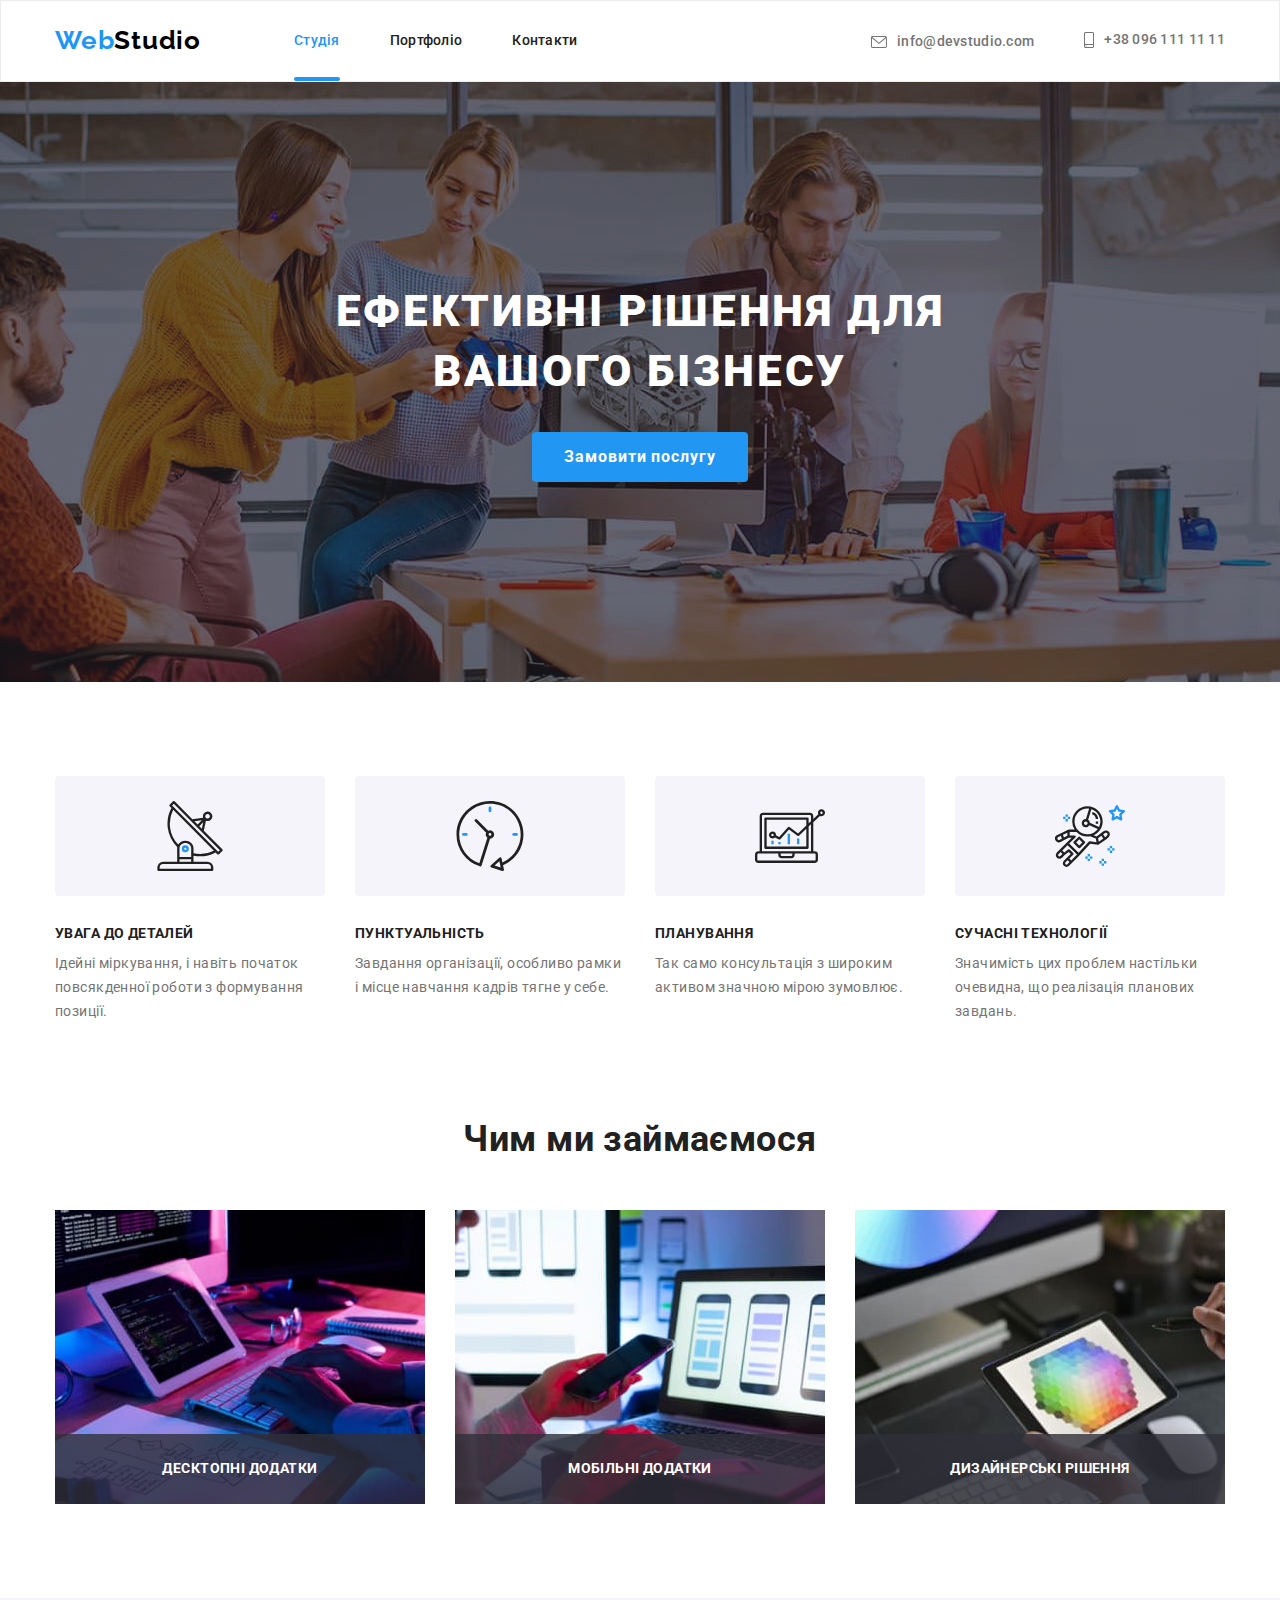
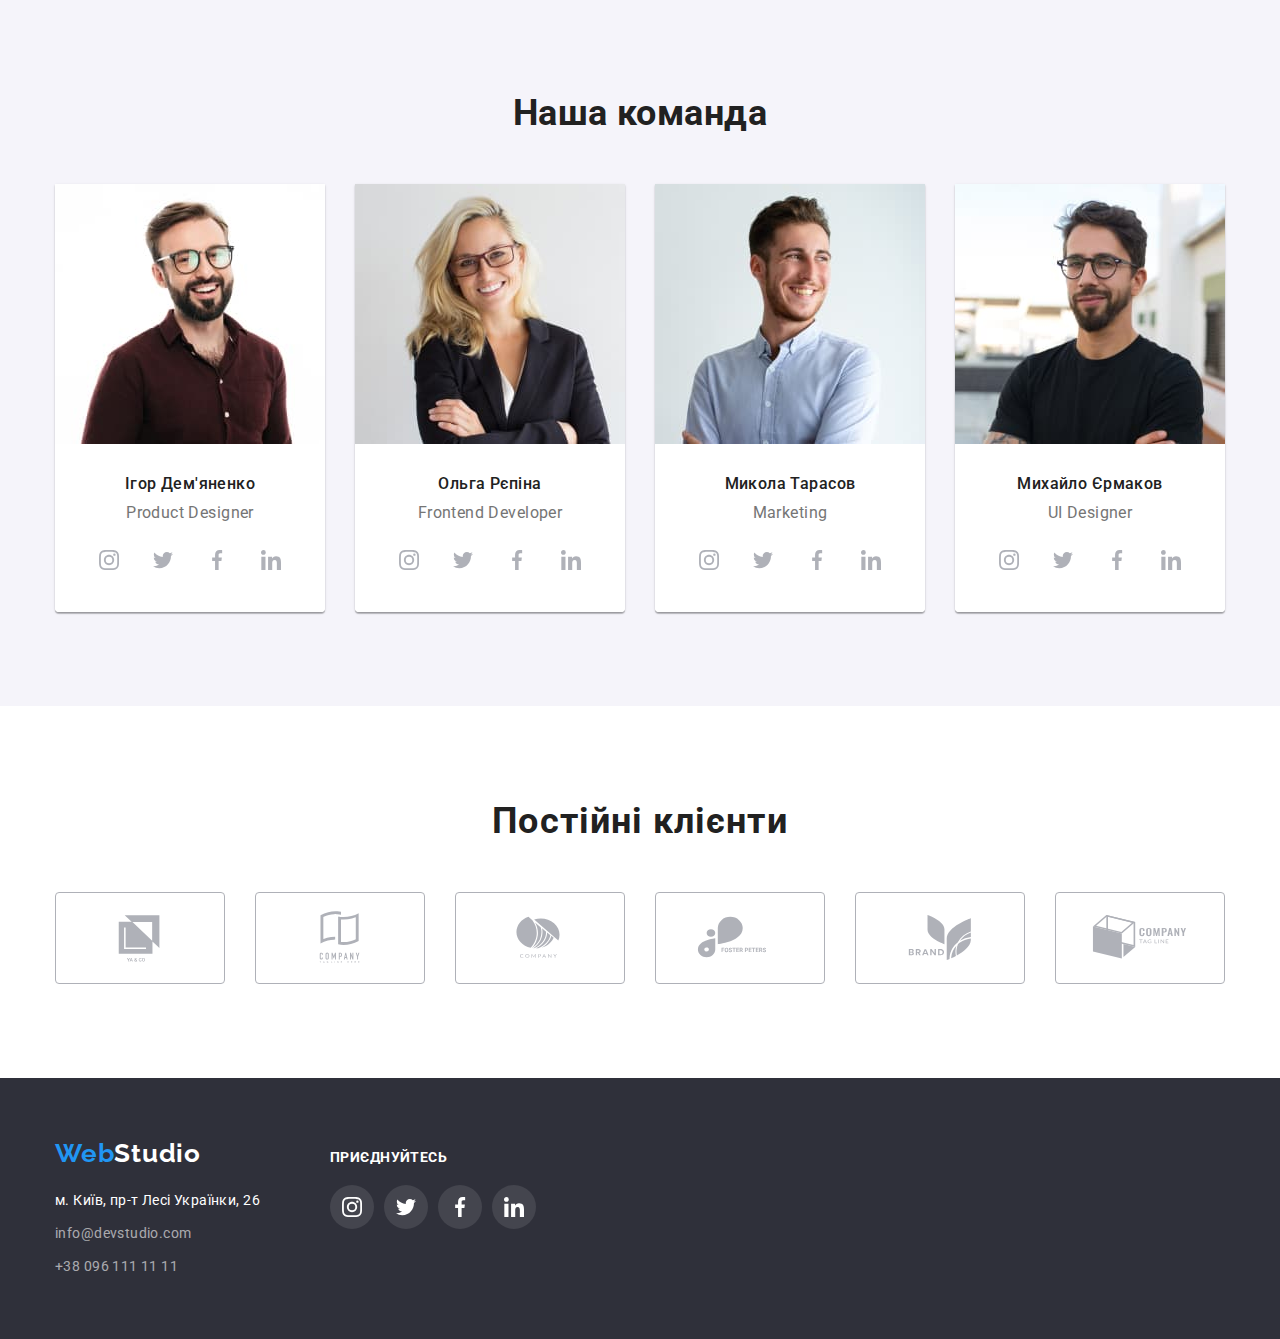
<file: index.html>
<!DOCTYPE html>
<html lang="uk">
  <head>
    <meta charset="UTF-8" />
    <meta http-equiv="X-UA-Compatible" content="IE=edge" />
    <meta name="viewport" content="width=device-width, initial-scale=1.0" />
    <title>Cтудія</title>
    <link rel="preconnect" href="https://fonts.googleapis.com" />
    <link rel="preconnect" href="https://fonts.gstatic.com" crossorigin />
    <link
      href="https://fonts.googleapis.com/css2?family=Raleway:wght@700&family=Roboto:wght@400;500;700;900&display=swap"
      rel="stylesheet"
    />
    <link
      rel="stylesheet"
      href="https://cdnjs.cloudflare.com/ajax/libs/modern-normalize/1.0.0/modern-normalize.min.css"
    />
    <link rel="stylesheet" href="./css/styles.css" />
  </head>
  <body>
    <!-- header -->
    <header class="page-header">
      <div class="container navigation">
        <a href="./index.html" class="logo"
          >Web<span class="logo-part">Studio</span></a
        >
        <nav class="page-nav">
          <ul class="nav-list">
            <li class="nav-item">
              <a href="./index.html" class="nav-link active">Студія</a>
            </li>
            <li class="nav-item">
              <a href="./portfolio.html" class="nav-link">Портфоліо</a>
            </li>
            <li class="nav-item">
              <a href="./index.html" class="nav-link">Контакти</a>
            </li>
          </ul>
        </nav>
        <ul class="contacts-list">
          <li class="contacts-item">
            <a href="mailto:info@devstudio.com" class="contacts-link">
              <svg class="icon-header email">
                <use href="./images/icon.svg#icon-envelope"></use></svg
              >info@devstudio.com</a
            >
          </li>
          <li class="contacts-item">
            <a href="tel:++380961111111" class="contacts-link"
              ><svg class="icon-header phone">
                <use href="./images/icon.svg#icon-smartphone"></use></svg
              >+38 096 111 11 11</a
            >
          </li>
        </ul>
      </div>
    </header>
    <main>
      <section class="hero">
        <div class="container">
          <h1 class="hero-title">
            Ефективні рішення для<br />
            вашого бізнесу
          </h1>
          <button class="hero-btn" data-modal-open>Замовити послугу</button>
        </div>
      </section>
      <section class="second-section">
        <div class="container">
          <h2 class="visually-hidden">Наші переваги</h2>
          <ul class="about-list">
            <li class="about-item">
              <div class="icon-about">
                <svg width="70" height="70">
                  <use href="./images/icon.svg#icon-antenna"></use>
                </svg>
              </div>
              <h3 class="about-title">УВАГА ДО ДЕТАЛЕЙ</h3>
              <p class="about-text">
                Ідейні міркування, і навіть початок повсякденної роботи з
                формування позиції.
              </p>
            </li>
            <li class="about-item">
              <div class="icon-about">
                <svg width="70" height="70">
                  <use href="./images/icon.svg#icon-clock"></use>
                </svg>
              </div>
              <h3 class="about-title">ПУНКТУАЛЬНІСТЬ</h3>
              <p class="about-text">
                Завдання організації, особливо рамки і місце навчання кадрів
                тягне у себе.
              </p>
            </li>
            <li class="about-item">
              <div class="icon-about">
                <svg width="70" height="70">
                  <use href="./images/icon.svg#icon-diagram"></use>
                </svg>
              </div>
              <h3 class="about-title">ПЛАНУВАННЯ</h3>
              <p class="about-text">
                Так само консультація з широким активом значною мірою зумовлює.
              </p>
            </li>
            <li class="about-item">
              <div class="icon-about">
                <svg width="70" height="70">
                  <use href="./images/icon.svg#icon-astronaut"></use>
                </svg>
              </div>
              <h3 class="about-title">СУЧАСНІ ТЕХНОЛОГІЇ</h3>
              <p class="about-text">
                Значимість цих проблем настільки очевидна, що реалізація
                планових завдань.
              </p>
            </li>
          </ul>
        </div>
      </section>
      <section class="wedo">
        <div class="container">
          <h2 class="wedo-title">Чим ми займаємося</h2>
          <ul class="wedo-list">
            <li class="wedo-item">
              <div class="wedo-container">
                <img
                  src="./images/wedo/01.jpg"
                  alt="набор тексту"
                  height="294"
                  width="370"
                />
                <p class="wedo-item-text">Десктопні додатки</p>
              </div>
            </li>
            <li class="wedo-item">
              <div class="wedo-container">
                <img
                  src="./images/wedo/02.jpg"
                  alt="смартфон в руці"
                  height="294"
                  width="370"
                />
                <p class="wedo-item-text">Мобільні додатки</p>
              </div>
            </li>
            <li class="wedo-item">
              <div class="wedo-container">
                <img
                  src="./images/wedo/03.jpg"
                  alt="планшет"
                  height="294"
                  width="370"
                />
                <p class="wedo-item-text">Дизайнерські рішення</p>
              </div>
            </li>
          </ul>
        </div>
      </section>
      <section class="team">
        <div class="container">
          <h2 class="team-title">Наша команда</h2>
          <ul class="team-list">
            <li class="team-card">
              <img
                src="./images/team/01.jpg"
                alt="фото дизайнера"
                height="260"
                width="270"
              />
              <div class="team-info-wrapper">
                <h3 class="card-title">Ігор Дем'яненко</h3>
                <p class="card-text" lang="en">Product Designer</p>
                <ul class="icon-social-links-wrapper">
                  <li>
                    <a href="#" class="social-link">
                      <svg class="social-links-icon">
                        <use href="./images/icon.svg#icon-instagram"></use>
                      </svg>
                    </a>
                  </li>
                  <li>
                    <a href="#" class="social-link">
                      <svg class="social-links-icon">
                        <use href="./images/icon.svg#icon-twitter"></use>
                      </svg>
                    </a>
                  </li>
                  <li>
                    <a href="#" class="social-link">
                      <svg class="social-links-icon">
                        <use href="./images/icon.svg#icon-facebook"></use>
                      </svg>
                    </a>
                  </li>
                  <li>
                    <a href="#" class="social-link">
                      <svg class="social-links-icon">
                        <use href="./images/icon.svg#icon-linkedin"></use>
                      </svg>
                    </a>
                  </li>
                </ul>
              </div>
            </li>
            <li class="team-card">
              <img
                src="./images/team/02.jpg"
                alt="фото розробника"
                height="260"
                width="270"
              />
              <div class="team-info-wrapper">
                <h3 class="card-title">Ольга Рєпіна</h3>
                <p class="card-text" lang="en">Frontend Developer</p>
                <ul class="icon-social-links-wrapper">
                  <li>
                    <a href="#" class="social-link">
                      <svg class="social-links-icon">
                        <use href="./images/icon.svg#icon-instagram"></use>
                      </svg>
                    </a>
                  </li>
                  <li>
                    <a href="#" class="social-link">
                      <svg class="social-links-icon">
                        <use href="./images/icon.svg#icon-twitter"></use>
                      </svg>
                    </a>
                  </li>
                  <li>
                    <a href="#" class="social-link">
                      <svg class="social-links-icon">
                        <use href="./images/icon.svg#icon-facebook"></use>
                      </svg>
                    </a>
                  </li>
                  <li>
                    <a href="#" class="social-link">
                      <svg class="social-links-icon">
                        <use href="./images/icon.svg#icon-linkedin"></use>
                      </svg>
                    </a>
                  </li>
                </ul>
              </div>
            </li>
            <li class="team-card">
              <img
                src="./images/team/03.jpg"
                alt="фото працівника маркетингу"
                height="260"
                width="270"
              />
              <div class="team-info-wrapper">
                <h3 class="card-title">Микола Тарасов</h3>
                <p class="card-text" lang="en">Marketing</p>
                <ul class="icon-social-links-wrapper">
                  <li>
                    <a href="#" class="social-link">
                      <svg class="social-links-icon">
                        <use href="./images/icon.svg#icon-instagram"></use>
                      </svg>
                    </a>
                  </li>
                  <li>
                    <a href="#" class="social-link">
                      <svg class="social-links-icon">
                        <use href="./images/icon.svg#icon-twitter"></use>
                      </svg>
                    </a>
                  </li>
                  <li>
                    <a href="#" class="social-link">
                      <svg class="social-links-icon">
                        <use href="./images/icon.svg#icon-facebook"></use>
                      </svg>
                    </a>
                  </li>
                  <li>
                    <a href="#" class="social-link">
                      <svg class="social-links-icon">
                        <use href="./images/icon.svg#icon-linkedin"></use>
                      </svg>
                    </a>
                  </li>
                </ul>
              </div>
            </li>
            <li class="team-card">
              <img
                src="./images/team/04.jpg"
                alt="фото дизайнера"
                height="260"
                width="270"
              />
              <div class="team-info-wrapper">
                <h3 class="card-title">Михайло Єрмаков</h3>
                <p class="card-text" lang="en">UI Designer</p>
                <ul class="icon-social-links-wrapper">
                  <li>
                    <a href="#" class="social-link">
                      <svg class="social-links-icon">
                        <use href="./images/icon.svg#icon-instagram"></use>
                      </svg>
                    </a>
                  </li>
                  <li>
                    <a href="#" class="social-link">
                      <svg class="social-links-icon">
                        <use href="./images/icon.svg#icon-twitter"></use>
                      </svg>
                    </a>
                  </li>
                  <li>
                    <a href="#" class="social-link">
                      <svg class="social-links-icon">
                        <use href="./images/icon.svg#icon-facebook"></use>
                      </svg>
                    </a>
                  </li>
                  <li>
                    <a href="#" class="social-link">
                      <svg class="social-links-icon">
                        <use href="./images/icon.svg#icon-linkedin"></use>
                      </svg>
                    </a>
                  </li>
                </ul>
              </div>
            </li>
          </ul>
        </div>
      </section>
      <!---------Regual Customers-->
      <section class="regular-customers">
        <div class="container">
          <h2 class="customers-title">Постійні клієнти</h2>
          <ul class="regular-customers-list">
            <li class="regular-client">
              <a class="regular-client-link" href="#">
                <svg class="client-logo">
                  <use href="./images/icon.svg#icon-logo"></use>
                </svg>
              </a>
            </li>
            <li class="regular-client">
              <a class="regular-client-link" href="#">
                <svg class="client-logo">
                  <use href="./images/icon.svg#icon-logo-1"></use>
                </svg>
              </a>
            </li>
            <li class="regular-client">
              <a class="regular-client-link" href="#">
                <svg class="client-logo">
                  <use href="./images/icon.svg#icon-logo-2"></use>
                </svg>
              </a>
            </li>
            <li class="regular-client">
              <a class="regular-client-link" href="#">
                <svg class="client-logo">
                  <use href="./images/icon.svg#icon-logo-3"></use>
                </svg>
              </a>
            </li>
            <li class="regular-client">
              <a class="regular-client-link" href="#">
                <svg class="client-logo">
                  <use href="./images/icon.svg#icon-logo-4"></use>
                </svg>
              </a>
            </li>
            <li class="regular-client">
              <a class="regular-client-link" href="#">
                <svg class="client-logo">
                  <use href="./images/icon.svg#icon-logo-5"></use>
                </svg>
              </a>
            </li>
          </ul>
        </div>
      </section>
    </main>
    <footer class="basement">
      <div class="container">
        <div class="wrapper-footer">
          <div>
            <a href="./index.html" class="logo-bsmt"
              >Web<span class="logo-bsmt-part">Studio</span></a
            >
            <address class>
              <ul class="bsmt-list">
                <li class="bsmt-item">
                  <a
                    href="https://goo.gl/maps/SLytjCsaKBYsRHtB6"
                    target="_blank"
                    class="adds"
                    >м. Київ, пр-т Лесі Українки, 26</a
                  >
                </li>
                <li class="bsmt-item">
                  <a href="mailto:info@devstudio.com" class="bsmt-item"
                    >info@devstudio.com</a
                  >
                </li>
                <li class="bsmt-item">
                  <a href="tel:+380961111111" class="bsmt-item"
                    >+38 096 111 11 11</a
                  >
                </li>
              </ul>
            </address>
          </div>
          <div class="icon-social-links-footer">
            <p>Приєднуйтесь</p>
            <ul class="social-links-list-footer">
              <li class="social-link-icon-footer">
                <a href="#" class="social-link-footer">
                  <svg class="social-links-icon">
                    <use href="./images/icon.svg#icon-instagram"></use>
                  </svg>
                </a>
              </li>
              <li class="social-link-icon-footer">
                <a href="#" class="social-link-footer">
                  <svg class="social-links-icon">
                    <use href="./images/icon.svg#icon-twitter"></use>
                  </svg>
                </a>
              </li>
              <li class="social-link-icon-footer">
                <a href="#" class="social-link-footer">
                  <svg class="social-links-icon">
                    <use href="./images/icon.svg#icon-facebook"></use>
                  </svg>
                </a>
              </li>
              <li class="social-link-icon-footer">
                <a href="#" class="social-link-footer">
                  <svg class="social-links-icon">
                    <use href="./images/icon.svg#icon-linkedin"></use>
                  </svg>
                </a>
              </li>
            </ul>
          </div>
        </div>
      </div>
    </footer>
    <div class="backdrop is-hidden" data-modal>
      <div class="modal">
        <button class="close-button" data-modal-close>
          <svg class="close-icon" width="18" height="18">
            <use href="./images/icon-close.svg#icon-closed"></use>
          </svg>
        </button>
      </div>
    </div>
    <script src="./js/modal.js"></script>
  </body>
</html>
</file>
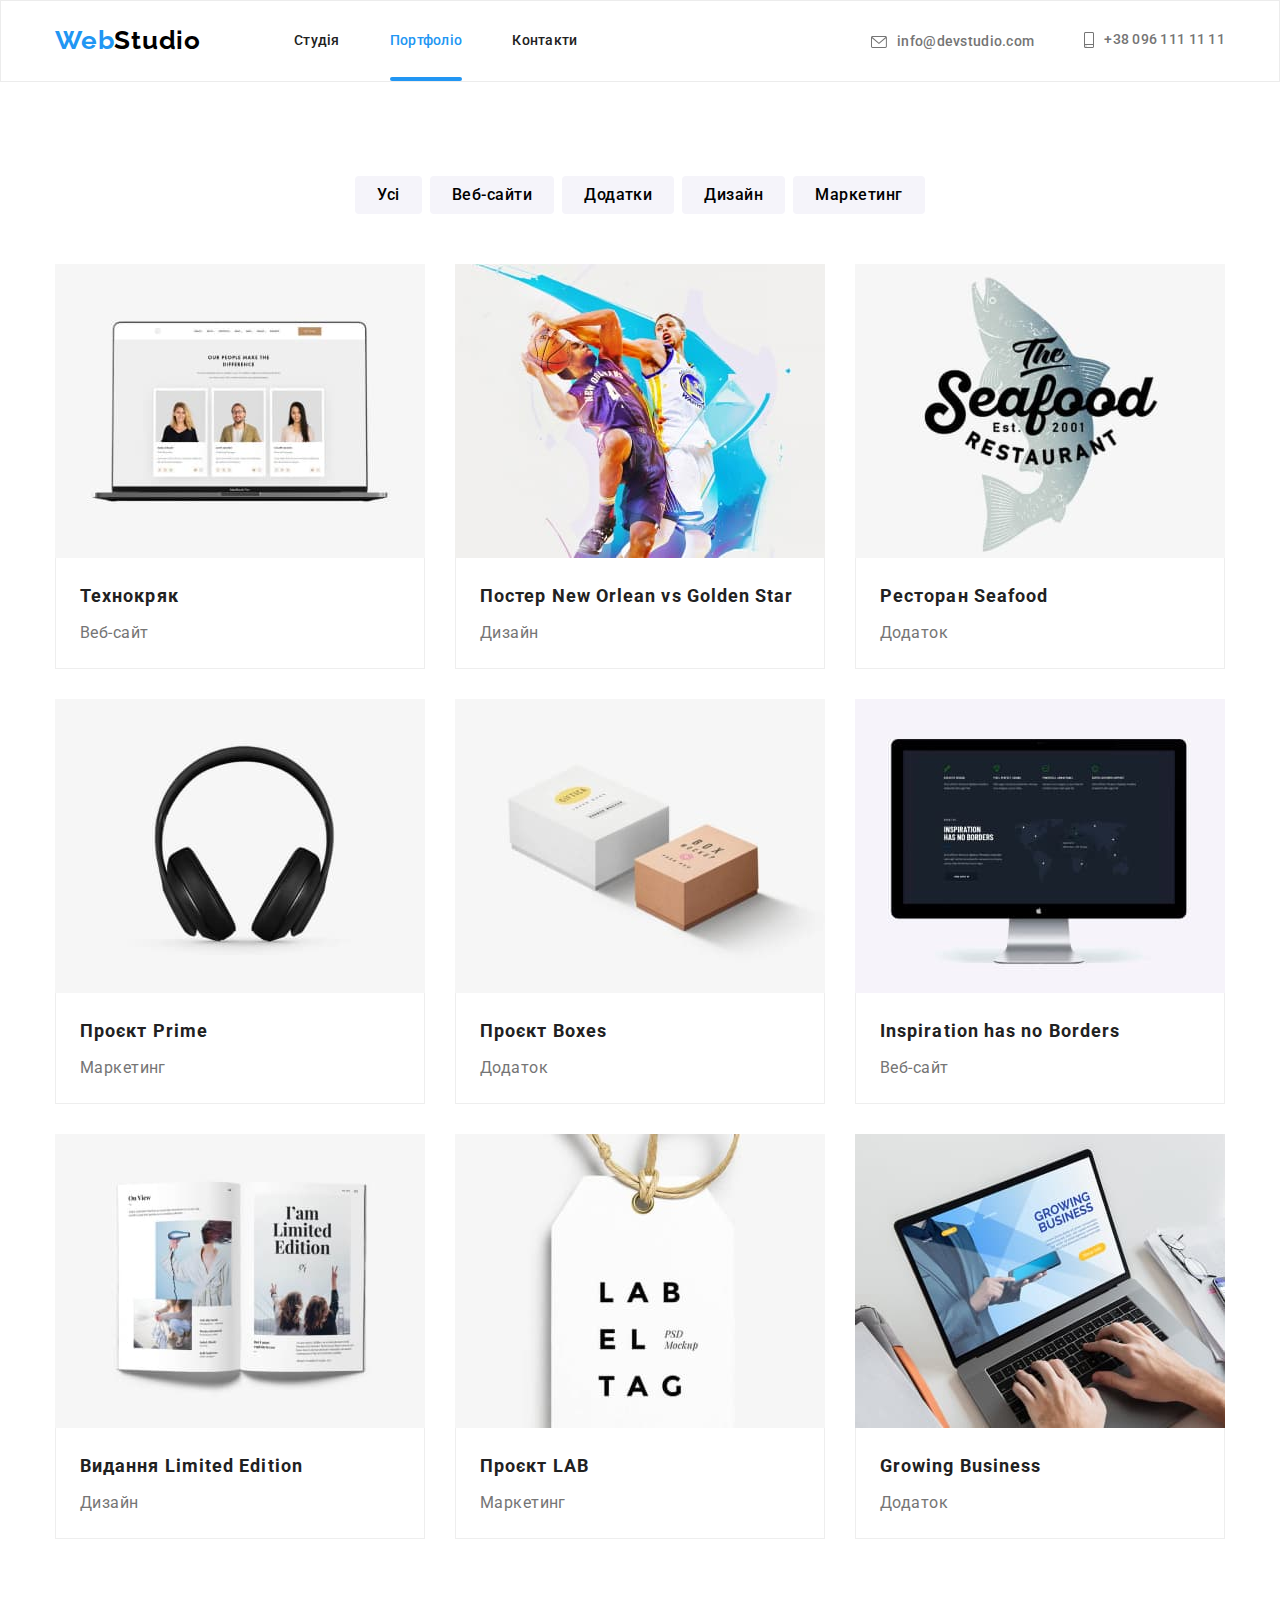
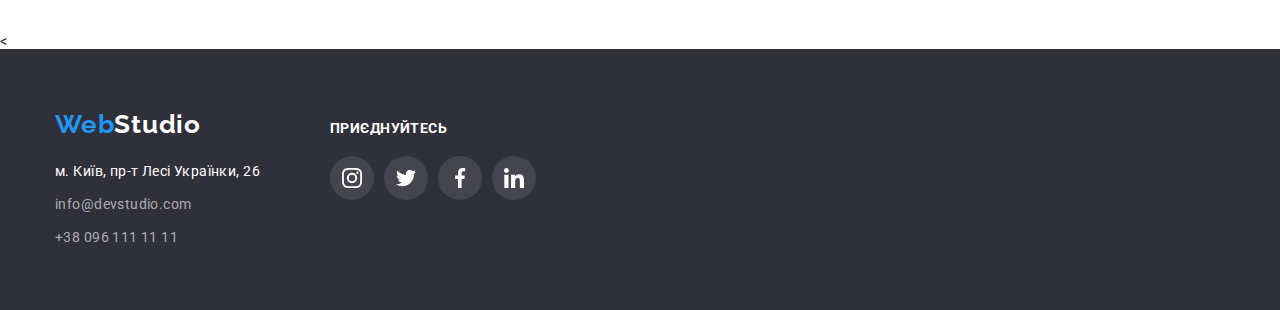
<file: portfolio.html>
<!DOCTYPE html>
<html lang="uk">
  <head>
    <meta charset="UTF-8" />
    <meta http-equiv="X-UA-Compatible" content="IE=edge" />
    <meta name="viewport" content="width=device-width, initial-scale=1.0" />
    <title>Портфоліо</title>
    <link rel="preconnect" href="https://fonts.googleapis.com" />
    <link rel="preconnect" href="https://fonts.gstatic.com" crossorigin />
    <link
      href="https://fonts.googleapis.com/css2?family=Raleway:wght@700&family=Roboto:wght@400;500;700;900&display=swap"
      rel="stylesheet"
    />
    <link
      rel="stylesheet"
      href="https://cdnjs.cloudflare.com/ajax/libs/modern-normalize/1.0.0/modern-normalize.min.css"
    />
    <link rel="stylesheet" href="./css/styles.css" />
  </head>
  <body>
    <!-- header -->
    <header class="page-header">
      <div class="container navigation">
        <a href="./index.html" class="logo"
          >Web<span class="logo-part">Studio</span></a
        >
        <nav class="page-nav">
          <ul class="nav-list">
            <li class="nav-item">
              <a href="./index.html" class="nav-link">Студія</a>
            </li>
            <li class="nav-item">
              <a href="./portfolio.html" class="nav-link active">Портфоліо</a>
            </li>
            <li class="nav-item">
              <a href="./index.html" class="nav-link">Контакти</a>
            </li>
          </ul>
        </nav>
        <ul class="contacts-list">
          <li class="contacts-item">
            <a href="mailto:info@devstudio.com" class="contacts-link">
              <svg class="icon-header email">
                <use href="./images/icon.svg#icon-envelope"></use></svg
              >info@devstudio.com</a
            >
          </li>
          <li class="contacts-item">
            <a href="tel:++380961111111" class="contacts-link"
              ><svg class="icon-header phone">
                <use href="./images/icon.svg#icon-smartphone"></use></svg
              >+38 096 111 11 11</a
            >
          </li>
        </ul>
      </div>
    </header>
    <main>
      <section class="gallery">
        <div class="container">
          <h1 class="visually-hidden">Our Works</h1>
          <ul class="btn-list">
            <li class="btn-item"><button class="btn-text">Усі</button></li>
            <li class="btn-item">
              <button class="btn-text">Веб-сайти</button>
            </li>
            <li class="btn-item"><button class="btn-text">Додатки</button></li>
            <li class="btn-item"><button class="btn-text">Дизайн</button></li>
            <li class="btn-item">
              <button class="btn-text">Маркетинг</button>
            </li>
          </ul>
          <ul class="gallery-list">
            <li class="gallery-item">
              <a href="" class="gallery-list-link">
                <div class="wrapper-relative">
                  <img
                    src="./images/portfolio/01.jpg"
                    alt="Технокряк"
                    width="370"
                  />

                  <div class="wrapper-absolute">
                    <p class="card-info">
                      Ресурс пропонує комплексні пропозиції з різним рівнем
                      функціоналу та сервісів. Все це дозволить відвідувачу
                      отримати вичерпні відомості про компанію чи приватну
                      особу.
                    </p>
                  </div>
                </div>
                <div class="gallery-info-wrapper">
                  <h2 class="gallery-title">Технокряк</h2>
                  <p class="gallery-text">Веб-сайт</p>
                </div></a
              >
            </li>
            <li class="gallery-item">
              <a href="" class="gallery-list-link">
                <div class="wrapper-relative">
                  <img
                    src="./images/portfolio/02.jpg"
                    alt="Постер New Orlean vs Golden Star"
                    width="370"
                  />

                  <div class="wrapper-absolute">
                    <p class="card-info">
                      Ресурс пропонує комплексні пропозиції з різним рівнем
                      функціоналу та сервісів. Все це дозволить відвідувачу
                      отримати вичерпні відомості про компанію чи приватну
                      особу.
                    </p>
                  </div>
                </div>
                <div class="gallery-info-wrapper">
                  <h2 class="gallery-title">
                    Постер New Orlean vs Golden Star
                  </h2>
                  <p class="gallery-text">Дизайн</p>
                </div>
              </a>
            </li>
            <li class="gallery-item">
              <a href="" class="gallery-list-link">
                <div class="wrapper-relative">
                  <img
                    src="./images/portfolio/03.jpg"
                    alt="Ресторан Seafood"
                    width="370"
                  />

                  <div class="wrapper-absolute">
                    <p class="card-info">
                      Ресурс пропонує комплексні пропозиції з різним рівнем
                      функціоналу та сервісів. Все це дозволить відвідувачу
                      отримати вичерпні відомості про компанію чи приватну
                      особу.
                    </p>
                  </div>
                </div>
                <div class="gallery-info-wrapper">
                  <h2 class="gallery-title">Ресторан Seafood</h2>
                  <p class="gallery-text">Додаток</p>
                </div>
              </a>
            </li>
            <li class="gallery-item">
              <a href="" class="gallery-list-link">
                <div class="wrapper-relative">
                  <img
                    src="./images/portfolio/04.jpg"
                    alt="Проєкт Prime"
                    width="370"
                  />

                  <div class="wrapper-absolute">
                    <p class="card-info">
                      Ресурс пропонує комплексні пропозиції з різним рівнем
                      функціоналу та сервісів. Все це дозволить відвідувачу
                      отримати вичерпні відомості про компанію чи приватну
                      особу.
                    </p>
                  </div>
                </div>
                <div class="gallery-info-wrapper">
                  <h2 class="gallery-title">Проєкт Prime</h2>
                  <p class="gallery-text">Маркетинг</p>
                </div>
              </a>
            </li>
            <li class="gallery-item">
              <a href="" class="gallery-list-link">
                <div class="wrapper-relative">
                  <img
                    src="./images/portfolio/05.jpg"
                    alt="Проєкт Boxes"
                    width="370"
                  />

                  <div class="wrapper-absolute">
                    <p class="card-info">
                      Ресурс пропонує комплексні пропозиції з різним рівнем
                      функціоналу та сервісів. Все це дозволить відвідувачу
                      отримати вичерпні відомості про компанію чи приватну
                      особу.
                    </p>
                  </div>
                </div>
                <div class="gallery-info-wrapper">
                  <h2 class="gallery-title">Проєкт Boxes</h2>
                  <p class="gallery-text">Додаток</p>
                </div>
              </a>
            </li>
            <li class="gallery-item">
              <a href="" class="gallery-list-link">
                <div class="wrapper-relative">
                  <img
                    src="./images/portfolio/06.jpg"
                    alt="Inspiration has no Borders"
                    width="370"
                  />

                  <div class="wrapper-absolute">
                    <p class="card-info">
                      Ресурс пропонує комплексні пропозиції з різним рівнем
                      функціоналу та сервісів. Все це дозволить відвідувачу
                      отримати вичерпні відомості про компанію чи приватну
                      особу.
                    </p>
                  </div>
                </div>
                <div class="gallery-info-wrapper">
                  <h2 class="gallery-title">Inspiration has no Borders</h2>
                  <p class="gallery-text">Веб-сайт</p>
                </div>
              </a>
            </li>
            <li class="gallery-item">
              <a href="" class="gallery-list-link">
                <div class="wrapper-relative">
                  <img
                    src="./images/portfolio/07.jpg"
                    alt="Видання Limited Edition"
                    width="370"
                  />

                  <div class="wrapper-absolute">
                    <p class="card-info">
                      Ресурс пропонує комплексні пропозиції з різним рівнем
                      функціоналу та сервісів. Все це дозволить відвідувачу
                      отримати вичерпні відомості про компанію чи приватну
                      особу.
                    </p>
                  </div>
                </div>
                <div class="gallery-info-wrapper">
                  <h2 class="gallery-title">Видання Limited Edition</h2>
                  <p class="gallery-text">Дизайн</p>
                </div>
              </a>
            </li>
            <li class="gallery-item">
              <a href="" class="gallery-list-link">
                <div class="wrapper-relative">
                  <img
                    src="./images/portfolio/08.jpg"
                    alt="Проєкт LAB"
                    width="370"
                  />

                  <div class="wrapper-absolute">
                    <p class="card-info">
                      Ресурс пропонує комплексні пропозиції з різним рівнем
                      функціоналу та сервісів. Все це дозволить відвідувачу
                      отримати вичерпні відомості про компанію чи приватну
                      особу.
                    </p>
                  </div>
                </div>
                <div class="gallery-info-wrapper">
                  <h2 class="gallery-title">Проєкт LAB</h2>
                  <p class="gallery-text">Маркетинг</p>
                </div>
              </a>
            </li>
            <li class="gallery-item">
              <a href="" class="gallery-list-link">
                <div class="wrapper-relative">
                  <img
                    src="./images/portfolio/09.jpg"
                    alt="Growing Business"
                    width="370"
                  />

                  <div class="wrapper-absolute">
                    <p class="card-info">
                      Ресурс пропонує комплексні пропозиції з різним рівнем
                      функціоналу та сервісів. Все це дозволить відвідувачу
                      отримати вичерпні відомості про компанію чи приватну
                      особу.
                    </p>
                  </div>
                </div>
                <div class="gallery-info-wrapper">
                  <h2 class="gallery-title">Growing Business</h2>
                  <p class="gallery-text">Додаток</p>
                </div>
              </a>
            </li>
          </ul>
        </div>
      </section>
    </main>
    <
    <footer class="basement">
      <div class="container">
        <div class="wrapper-footer">
          <div>
            <a href="./index.html" class="logo-bsmt"
              >Web<span class="logo-bsmt-part">Studio</span></a
            >
            <address class>
              <ul class="bsmt-list">
                <li class="bsmt-item">
                  <a
                    href="https://goo.gl/maps/SLytjCsaKBYsRHtB6"
                    target="_blank"
                    class="adds"
                    >м. Київ, пр-т Лесі Українки, 26</a
                  >
                </li>
                <li class="bsmt-item">
                  <a href="mailto:info@devstudio.com" class="bsmt-item"
                    >info@devstudio.com</a
                  >
                </li>
                <li class="bsmt-item">
                  <a href="tel:+380961111111" class="bsmt-item"
                    >+38 096 111 11 11</a
                  >
                </li>
              </ul>
            </address>
          </div>
          <div class="icon-social-links-footer">
            <p>Приєднуйтесь</p>
            <ul class="social-links-list-footer">
              <li class="social-link-icon-footer">
                <a href="#" class="social-link-footer">
                  <svg class="social-links-icon">
                    <use href="./images/icon.svg#icon-instagram"></use>
                  </svg>
                </a>
              </li>
              <li class="social-link-icon-footer">
                <a href="#" class="social-link-footer">
                  <svg class="social-links-icon">
                    <use href="./images/icon.svg#icon-twitter"></use>
                  </svg>
                </a>
              </li>
              <li class="social-link-icon-footer">
                <a href="#" class="social-link-footer">
                  <svg class="social-links-icon">
                    <use href="./images/icon.svg#icon-facebook"></use>
                  </svg>
                </a>
              </li>
              <li class="social-link-icon-footer">
                <a href="#" class="social-link-footer">
                  <svg class="social-links-icon">
                    <use href="./images/icon.svg#icon-linkedin"></use>
                  </svg>
                </a>
              </li>
            </ul>
          </div>
        </div>
      </div>
    </footer>
    <script src="./js/modal.js"></script>
  </body>
</html>
</file>
<file: css/styles.css>
/* primary color #212121 */
/* secondary color #757575 */
/* active color #2196F3 */
/* active second color #FFFFFF */
/* --footer-bg-color: #2F303A; */

:root {
  --text-color-primary: #212121;
  --text-color-secondary: #757575;
  --text-color-accent: #2196f3;
  --logo-color-secondary: black;
  --footer-color-text-primary: rgba(255, 255, 255, 0.6);
  --footer-color-text-secondary: #ffffff;
  --footer-bg-color: #2f303a;
  --regular-client: #afb1b8;
}
ul {
  list-style: none;
}

h1,
h2,
h3,
h4,
p,
ul {
  margin: 0;
  padding: 0;
}

a {
  color: inherit;
  text-decoration: none;
}

img {
  display: block;
}

button {
  cursor: pointer;
}

body {
  font-family: "Roboto", sans-serif;
  letter-spacing: 0.03em;
  color: var(--text-color-primary);
  font-weight: 400;
  font-size: 14px;
  margin: 0 auto;
}
.backdrop {
  position: fixed;
  top: 0;
  left: 0;
  width: 100%;
  height: 100%;

  background-color: rgba(0, 0, 0, 0.2);
  opacity: 1;
  transition: opacity 250ms cubic-bezier(0.4, 0, 0.2, 1);
}

.backdrop.is-hidden {
  opacity: 0;
  pointer-events: none;
}
.modal {
  position: absolute;
  top: 50%;
  left: 50%;
  transform: translate(-50%, -50%) scale(1);

  width: 528px;
  height: 581px;

  background-color: #fff;
  box-shadow: 0px 1px 3px rgba(0, 0, 0, 0.12), 0px 1px 1px rgba(0, 0, 0, 0.14),
    0px 2px 1px rgba(0, 0, 0, 0.2);
  border-radius: 4px;
  opacity: 1;

  transition: transform 250ms cubic-bezier(0.4, 0, 0.2, 1),
    opacity 250ms cubic-bezier(0.4, 0, 0.2, 1);
}

.backdrop.is-hidden .modal {
  transform: translate(-50%, -50%) scale(0);
  opacity: 0;
}

.modal-closed {
  position: absolute;
  right: 8px;
  top: 8px;
  display: flex;
  justify-content: center;
  align-items: center;
  width: 30px;
  height: 30px;
  border-radius: 50%;

  background-color: var(--footer-color-text-secondary);
  border: 1px solid rgba(0, 0, 0, 0.1);
}

.close-button {
  margin-left: 498px;
  width: 30px;
  height: 30px;
  background: #ffffff;
  border: 1px solid rgba(0, 0, 0, 0.1);
  border-radius: 150px;
  align-items: center;
  transition-property: fill, border;
  transition-duration: 250ms;
  transition-timing-function: cubic-bezier(0.4, 0, 0.2, 1);
}
.close-button:hover {
  fill: var(--text-color-accent);
  border: 1px solid var(--text-color-accent);
}

.close-icon {
  height: 11px;
  width: 11px;
}

.modal-closed:hover use {
  fill: currentColor;
}

.container {
  max-width: 1200px;
  margin: 0 auto;
  padding: 0 15px;
}

.visually-hidden {
  position: absolute;
  width: 1px;
  height: 1px;
  margin: -1px;
  border: 0;
  padding: 0;

  white-space: nowrap;
  clip-path: inset(100%);
  clip: rect(0 0 0 0);
  overflow: hidden;
}

/* ----------------Header---------------- */

.page-header {
  border: 1px solid #ececec;
}
.logo {
  color: var(--text-color-accent);
  font-family: "Raleway", sans-serif;
  font-weight: 700;
  font-size: 26px;
  line-height: 1.19;
  letter-spacing: 0.03em;
  padding-top: 24px;
  padding-bottom: 25px;
}

.logo-part {
  color: var(--logo-color-secondary);
}

.navigation {
  display: flex;
  align-items: center;
}

.nav-list {
  display: flex;
  align-items: center;
  padding: 32px 0;
}
.nav-item {
  margin-left: 50px;
}
.nav-item:first-child {
  margin-left: 93px;
}

.nav-item .item a {
  display: block;
  padding-top: 32px;
  padding-bottom: 32px;
}

.contacts-list {
  display: flex;
  margin-left: auto;
  align-items: baseline;
}
.icon-link-header {
  padding: 32px 0;
}

.nav-item,
.contacts-item {
  list-style: none;
  font-weight: 500;
  line-height: 1.14;
  letter-spacing: 0.02em;
}
.nav-link:hover,
.nav-link:focus,
.contacts-link:hover,
.contacts-link:focus,
.bsmt-item:hover,
.bsmt-item:focus {
  color: var(--text-color-accent);
}

.nav-link {
  transition-property: color;
  transition-duration: 250ms;
  transition-timing-function: cubic-bezier(0.4, 0, 0.2, 1);
}
.nav-link.active {
  color: var(--text-color-accent);
  position: relative;
}
.nav-link.active::after {
  content: "";
  display: block;
  width: 100%;
  height: 4px;
  bottom: -33px;
  background-color: var(--text-color-accent);
  border-radius: 2px;
  position: absolute;
}

.contacts-link {
  color: var(--text-color-secondary);
  display: flex;
  align-items: center;
  transition-property: color;
  transition-duration: 250ms;
  transition-timing-function: cubic-bezier(0.4, 0, 0.2, 1);
}

.icon-header {
  margin-right: 10px;
  fill: currentColor;
  margin-left: 50px;
  transition-property: fill;
  transition-duration: 250ms;
  transition-timing-function: cubic-bezier(0.4, 0, 0.2, 1);
}

.contacts-item .email {
  width: 16px;
  height: 12px;
}
.contacts-item .phone {
  width: 10px;
  height: 16px;
}
.contacts-item:hover .icon-header {
  fill: var(--text-color-accent);
}

.icon-link-header:focus .icon-header {
  fill: var(--text-color-secondary);
}

/* ---------main--------- */

.hero {
  background-color: var(--footer-bg-color);
  text-align: center;
  padding: 200px 0;
  margin: 0 auto;
  max-width: 1600px;
  height: 600px;

  background-image: linear-gradient(
      to right,
      rgba(47, 48, 58, 0.4),
      rgba(47, 48, 58, 0.4)
    ),
    url("../images/hero.jpg");
  background-position: center;
  background-repeat: no-repeat;
  background-size: cover;
}

.hero-title {
  max-width: 696px;
  margin: 0 auto 30px;

  font-weight: 900;
  font-size: 44px;
  line-height: 1.36;
  text-align: center;
  letter-spacing: 0.06em;
  text-transform: uppercase;

  color: var(--footer-color-text-secondary);
}

.hero-btn {
  transition-property: background-color;
  transition-duration: 250ms;
  transition-timing-function: cubic-bezier(0.4, 0, 0.2, 1);
  font-family: "Roboto", sans-serif;
  font-weight: 700;
  font-size: 16px;
  line-height: 1.88;
  letter-spacing: 0.06em;
  display: inline-block;
  padding: 10px 32px;
  border-radius: 4px;
  border: none;

  background-color: var(--text-color-accent);
  color: var(--footer-color-text-secondary);
}
.hero-btn:hover,
.hero-btn:focus {
  background-color: #188ce8;
  box-shadow: 0px 4px 4px rgba(0, 0, 0, 0.15);
}

/* --- section about  ---- */
.second-section {
  padding: 94px 0px;
}

.about-list {
  list-style-type: none;
  display: flex;
  gap: 30px;
}
.about-title {
  line-height: 1.14;
  font-size: 14px;
  font-weight: 700;
  text-transform: uppercase;
  margin-bottom: 10px;
}

.icon-about {
  display: flex;
  justify-content: center;
  align-items: center;
  width: 270px;
  height: 120px;
  margin-bottom: 30px;
  background-color: #f5f4fa;
  border-radius: 4px;
}

.wedo {
  padding-bottom: 94px;
}
.about-text {
  line-height: 1.71;
  color: var(--text-color-secondary);
}
/* section about work */
.wedo-title,
.team-title {
  font-size: 36px;
  line-height: 1.17;
  text-align: center;
  margin-bottom: 50px;
}
.wedo-container {
  position: relative;
}

.wedo-item-text {
  position: absolute;
  bottom: 0;
  font-weight: 700;
  line-height: 1.14;
  text-transform: uppercase;
  color: #ffffff;
  background: rgba(47, 48, 58, 0.8);
  width: 100%;
  height: 70px;
  display: flex;
  justify-content: center;
  align-items: center;
}

.wedo-list {
  display: flex;
  gap: 30px;
}

.wedo-item {
  list-style-type: none;
  position: relative;
}

/* section team */
.team {
  padding: 94px 0px;
  background-color: #f5f4fa;
}

.team-list {
  display: flex;
  justify-content: center;
  gap: 30px;
}
.team-info-wrapper {
  padding-top: 30px;
  padding-bottom: 30px;
  text-align: center;
  background-color: #ffffff;
  border-radius: 0px 0px 4px 4px;
}

.team-card {
  width: 270px;
  background: #ffffff;

  box-shadow: 0px 1px 3px rgba(0, 0, 0, 0.12), 0px 1px 1px rgba(0, 0, 0, 0.14),
    0px 2px 1px rgba(0, 0, 0, 0.2);
  border-radius: 0px 0px 4px 4px;
}

.card-title {
  font-weight: 500;
  font-size: 16px;
  line-height: 1.19;
  text-align: center;
  margin-bottom: 10px;
}

.card-text {
  font-size: 16px;
  line-height: 1.19;
  text-align: center;
  color: var(--text-color-secondary);
  margin-bottom: 10px;
}

.icon-social-links-wrapper {
  display: flex;
  align-items: center;
  justify-content: center;
  gap: 10px;
  margin-top: 16px;
}

.social-link {
  width: 44px;
  height: 44px;
  display: flex;
  justify-content: center;
  align-items: center;
  border-radius: 50%;
  color: var(--regular-client);
  transition-property: color, background-color;
  transition-duration: 250ms;
  transition-timing-function: cubic-bezier(0.4, 0, 0.2, 1);
}

.social-links-icon {
  width: 20px;
  height: 20px;
  fill: currentColor;
}

.social-link:hover,
.social-link:focus {
  background-color: var(--text-color-accent);
  color: var(--footer-color-text-secondary);
}

/*--------------------regular customers-------------- */
.regular-customers {
  padding-top: 94px;
  padding-bottom: 94px;
}
.regular-customers h2 {
  margin-bottom: 50px;
  font-weight: 700;
  font-size: 36px;
  line-height: 42px;
  text-align: center;
  letter-spacing: 0.03em;
}

.regular-customers-list {
  display: flex;
  justify-content: center;
  align-items: center;
}

.regular-client {
  width: 170px;
  height: 92px;
}

.regular-client + .regular-client {
  margin-left: 30px;
}

.regular-client-link {
  display: flex;
  justify-content: center;
  align-items: center;
  width: 170px;
  height: 92px;
  border: 1px solid currentColor;
  box-sizing: border-box;
  border-radius: 4px;
  color: var(--regular-client);

  transition-property: color, border;
  transition-duration: 250ms;
  transition-timing-function: cubic-bezier(0.4, 0, 0.2, 1);
}
.client-logo {
  width: 106px;
  height: 60px;
  fill: currentColor;
}

.regular-client-link:focus .client-logo {
  fill: var(--text-color-accent);
}

.regular-client-link:hover,
.regular-client-link:focus {
  color: var(--text-color-accent);
}

/* ----------------footer-------------------- */
.basement {
  background-color: var(--footer-bg-color);
  padding: 60px 0px;
}
.wrapper-footer {
  display: flex;
  align-items: baseline;
}

.logo-bsmt {
  color: var(--text-color-accent);

  font-family: "Raleway";
  font-weight: 700;
  font-size: 26px;
  line-height: 1.19;
  letter-spacing: 0.03em;
}

.logo-bsmt-part {
  color: var(--footer-color-text-secondary);
}

.bstm-list {
  margin-top: 20px;
}

.bsmt-item {
  list-style: none;
  font-style: normal;
  line-height: 1.71;
  letter-spacing: 0.03em;
}

.adds {
  color: var(--footer-color-text-secondary);
}

.bsmt-item {
  color: var(--footer-color-text-primary);
  transition-property: color;
  transition-duration: 250ms;
  transition-timing-function: cubic-bezier(0.4, 0, 0.2, 1);
}
.bsmt-item:first-child {
  margin-top: 20px;
}

.bsmt-item:nth-child(2) {
  margin-top: 9px;
  margin-bottom: 9px;
}

.icon-social-links-footer p {
  margin-bottom: 20px;

  font-weight: 700;
  font-size: 14px;
  line-height: 16px;
  letter-spacing: 1, 14;
  text-transform: uppercase;
  color: var(--footer-color-text-secondary);
}

.icon-social-links-footer {
  margin-left: 70px;
}

.social-links-list-footer {
  display: flex;
  flex-wrap: nowrap;
}
.social-link-footer {
  display: flex;
  justify-content: center;
  align-items: center;
  width: 44px;
  height: 44px;
  border-radius: 50%;
  background: rgba(255, 255, 255, 0.1);
  color: var(--footer-color-text-secondary);
  transition-property: color, background-color;
  transition-duration: 250ms;
  transition-timing-function: cubic-bezier(0.4, 0, 0.2, 1);
}

.social-link-icon-footer + .social-link-icon-footer {
  padding-left: 10px;
}

.social-link-icon-footer:hover .social-link-footer {
  background-color: var(--text-color-accent);
}

.social-link-footer:focus {
  background-color: var(--text-color-accent);
}

/* -------------------portfolio page------------------------ */

.btn-list {
  display: flex;
  margin-bottom: 50px;
  justify-content: center;
  gap: 8px;
}

.btn-item {
  list-style: none;
}

.btn-text:hover,
.btn-text:focus {
  color: var(--footer-color-text-secondary);
  background-color: var(--text-color-accent);
  box-shadow: 0px 3px 1px rgba(0, 0, 0, 0.1), 0px 1px 2px rgba(0, 0, 0, 0.08),
    0px 2px 2px rgba(0, 0, 0, 0.12);
}
.btn-text {
  transition-property: color, background-color, box-shadow;
  transition-duration: 250ms;
  transition-timing-function: cubic-bezier(0.4, 0, 0.2, 1);

  background-color: #f5f4fa;
  border: 0px;
  border-radius: 4px;
  text-align: center;

  font-family: "Roboto", sans-serif;
  font-weight: 500;
  font-size: 16px;
  line-height: 1.62;
  display: inline-block;
  padding: 6px 22px;
  min-width: 26px;
  letter-spacing: 0.03em;
}
.gallery {
  padding: 94px 0;
}
.gallery-item {
  position: relative;
}

.gallery-list {
  display: flex;
  flex-wrap: wrap;
  gap: 30px;
}
.gallery-list-link {
  display: block;
  position: relative;
  transition-property: box-shadow;
  transition-duration: 250ms;
  transition-timing-function: cubic-bezier(0.4, 0, 0.2, 1);
}

.gallery-list-link:hover,
.gallery-list-link:focus {
  box-shadow: 0px 1px 1px rgba(0, 0, 0, 0.12), 0px 4px 4px rgba(0, 0, 0, 0.06),
    1px 4px 6px rgba(0, 0, 0, 0.16);
}

.gallery-list-link:hover .card-info,
.gallery-list-link:focus .card-info {
  transform: translateY(-100%);
}

.gallery-list .gallery-item {
  list-style: none;
}
.wrapper-relative {
  position: relative;
  transition-duration: 250ms;
  transition-timing-function: cubic-bezier(0.4, 0, 0.2, 1);
  height: 294px;
  overflow: hidden;
}

.wrapper-absolute {
  position: absolute;
}

.card-info {
  color: #ffff;
  font-size: 18px;
  line-height: 1.55;
  letter-spacing: 0.03em;
  text-align: left;
  width: 100%;
  padding: 63px 24px;
  background: rgba(33, 150, 243, 0.9);
  transition: all;
  transition-duration: 1s;
}

.gallery-info-wrapper {
  padding: 20px 24px;
  border-left: 1px solid #eeeeee;
  border-right: 1px solid #eeeeee;
  border-bottom: 1px solid #eeeeee;
}

.gallery-title {
  font-size: 18px;
  line-height: 2;
  letter-spacing: 0.06em;
  margin-bottom: 4px;
}

.gallery-text {
  font-size: 16px;
  line-height: 1.88;
  color: var(--text-color-secondary);
}
/* end */
</file>
